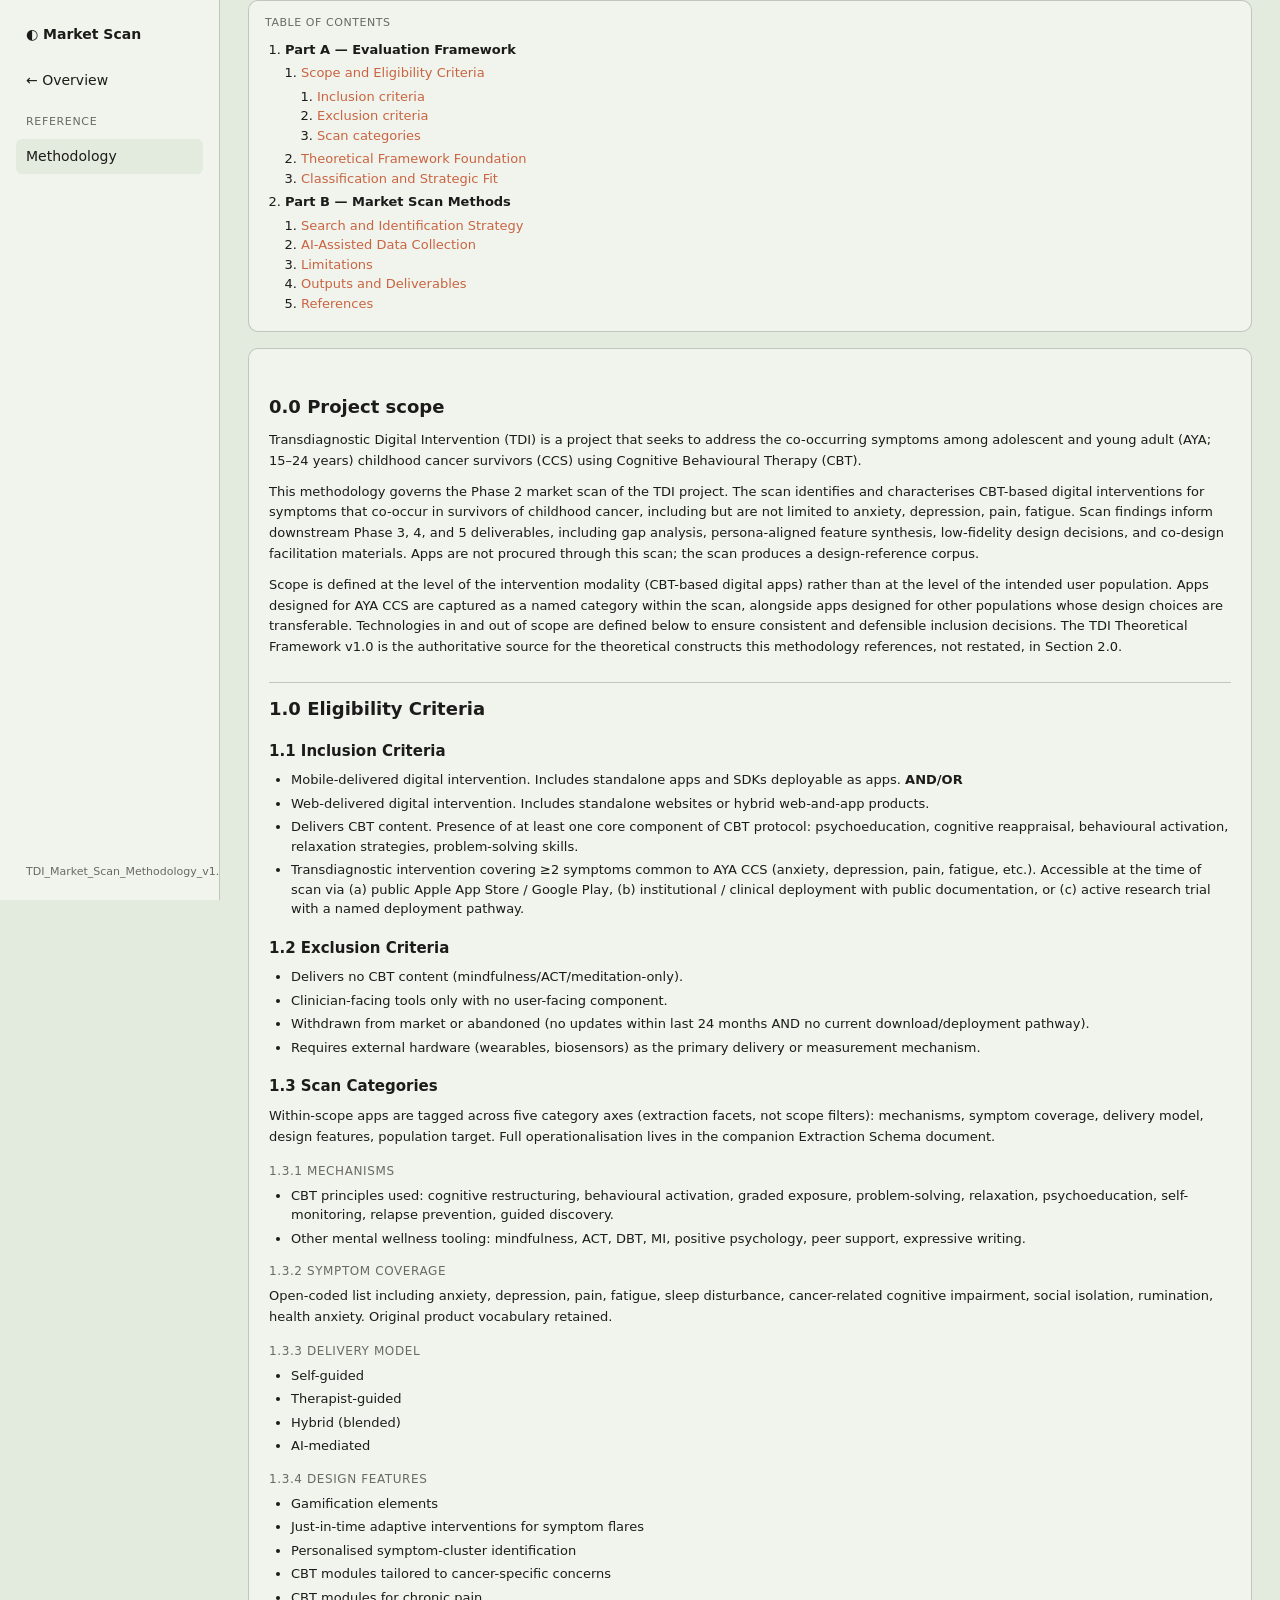
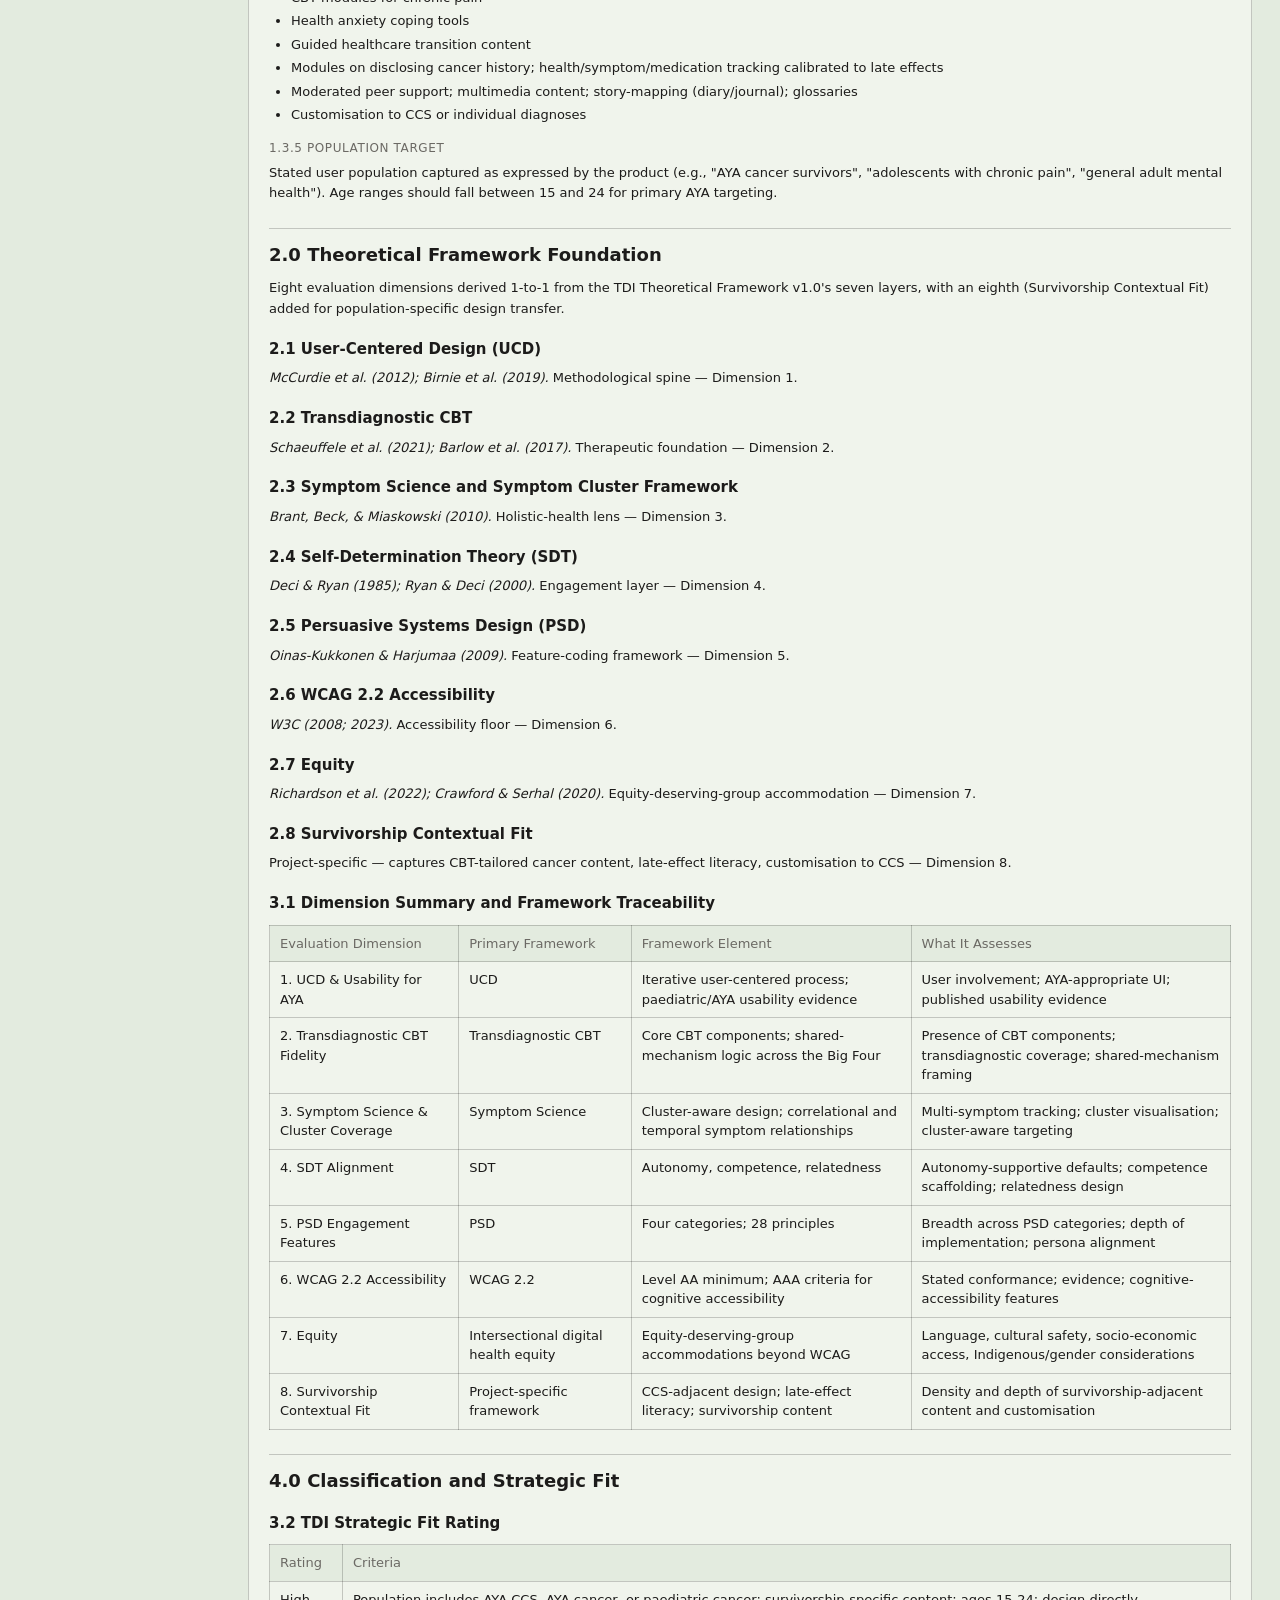
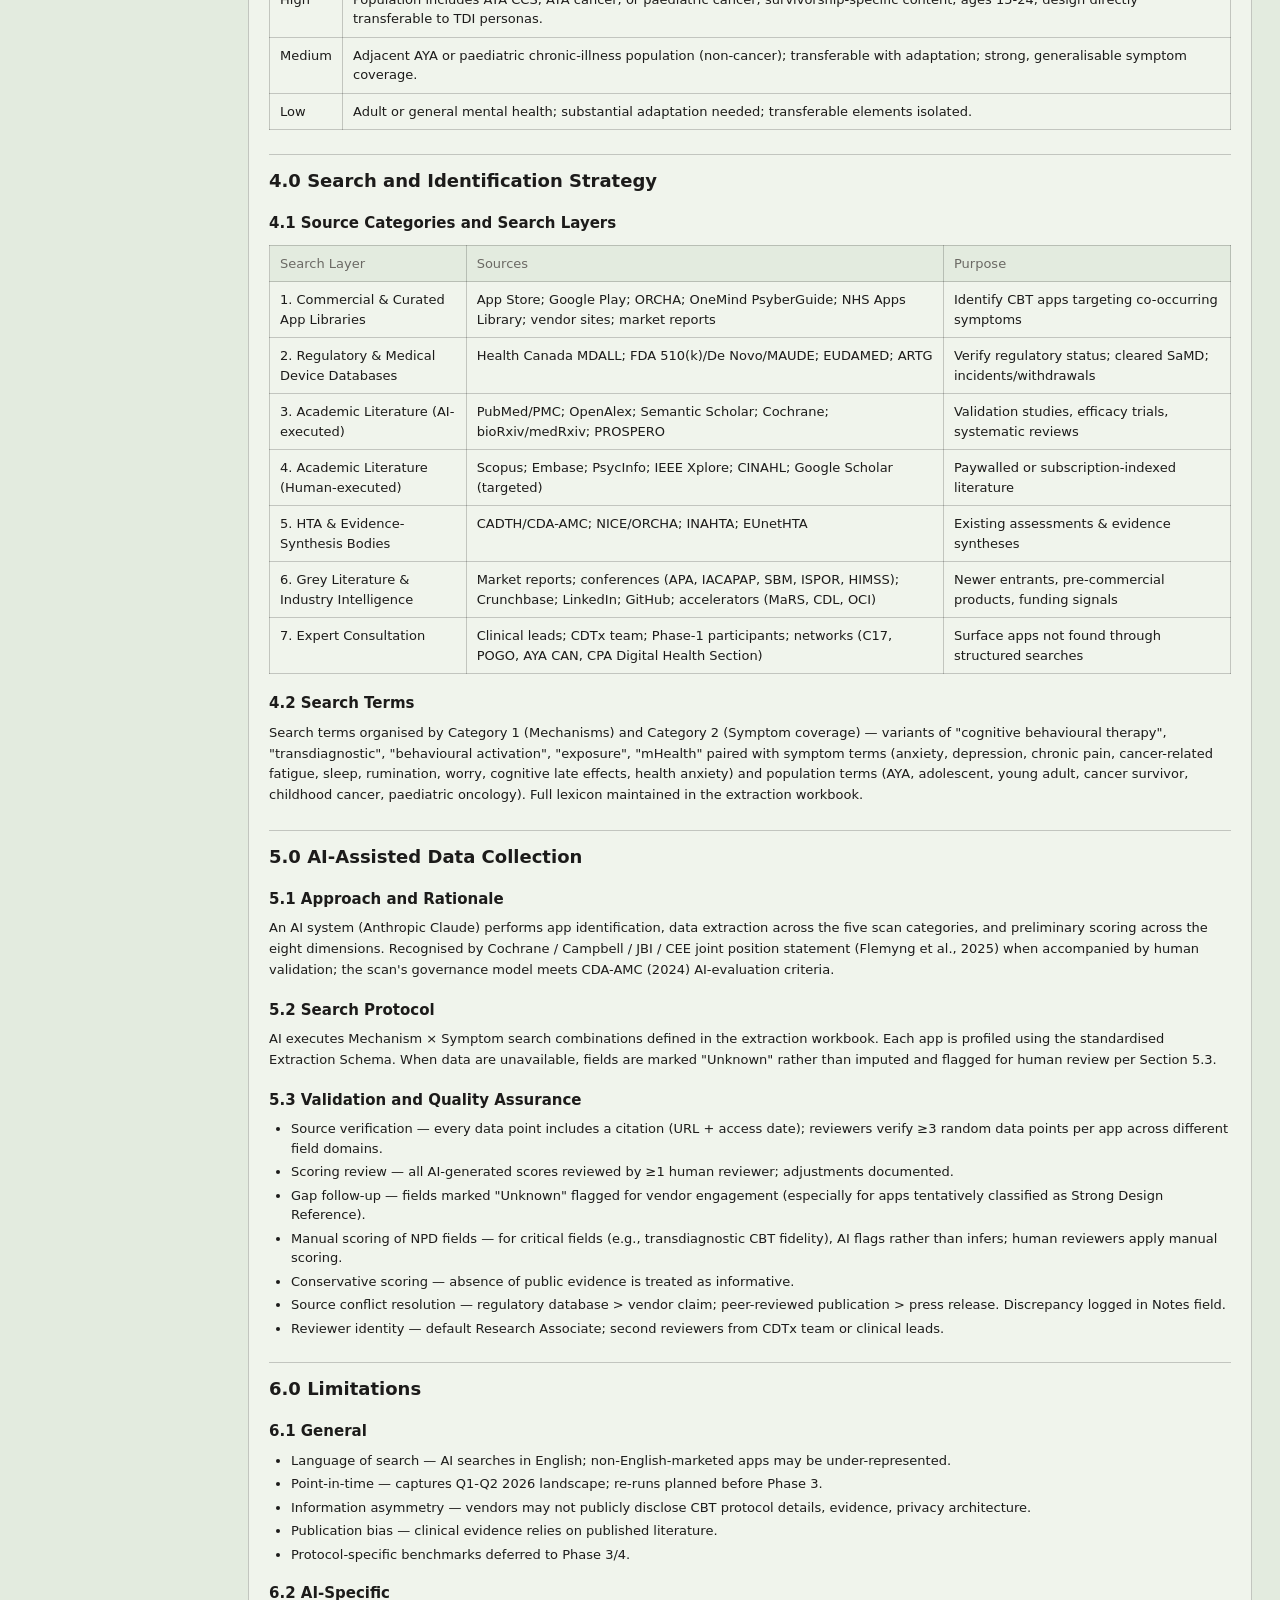
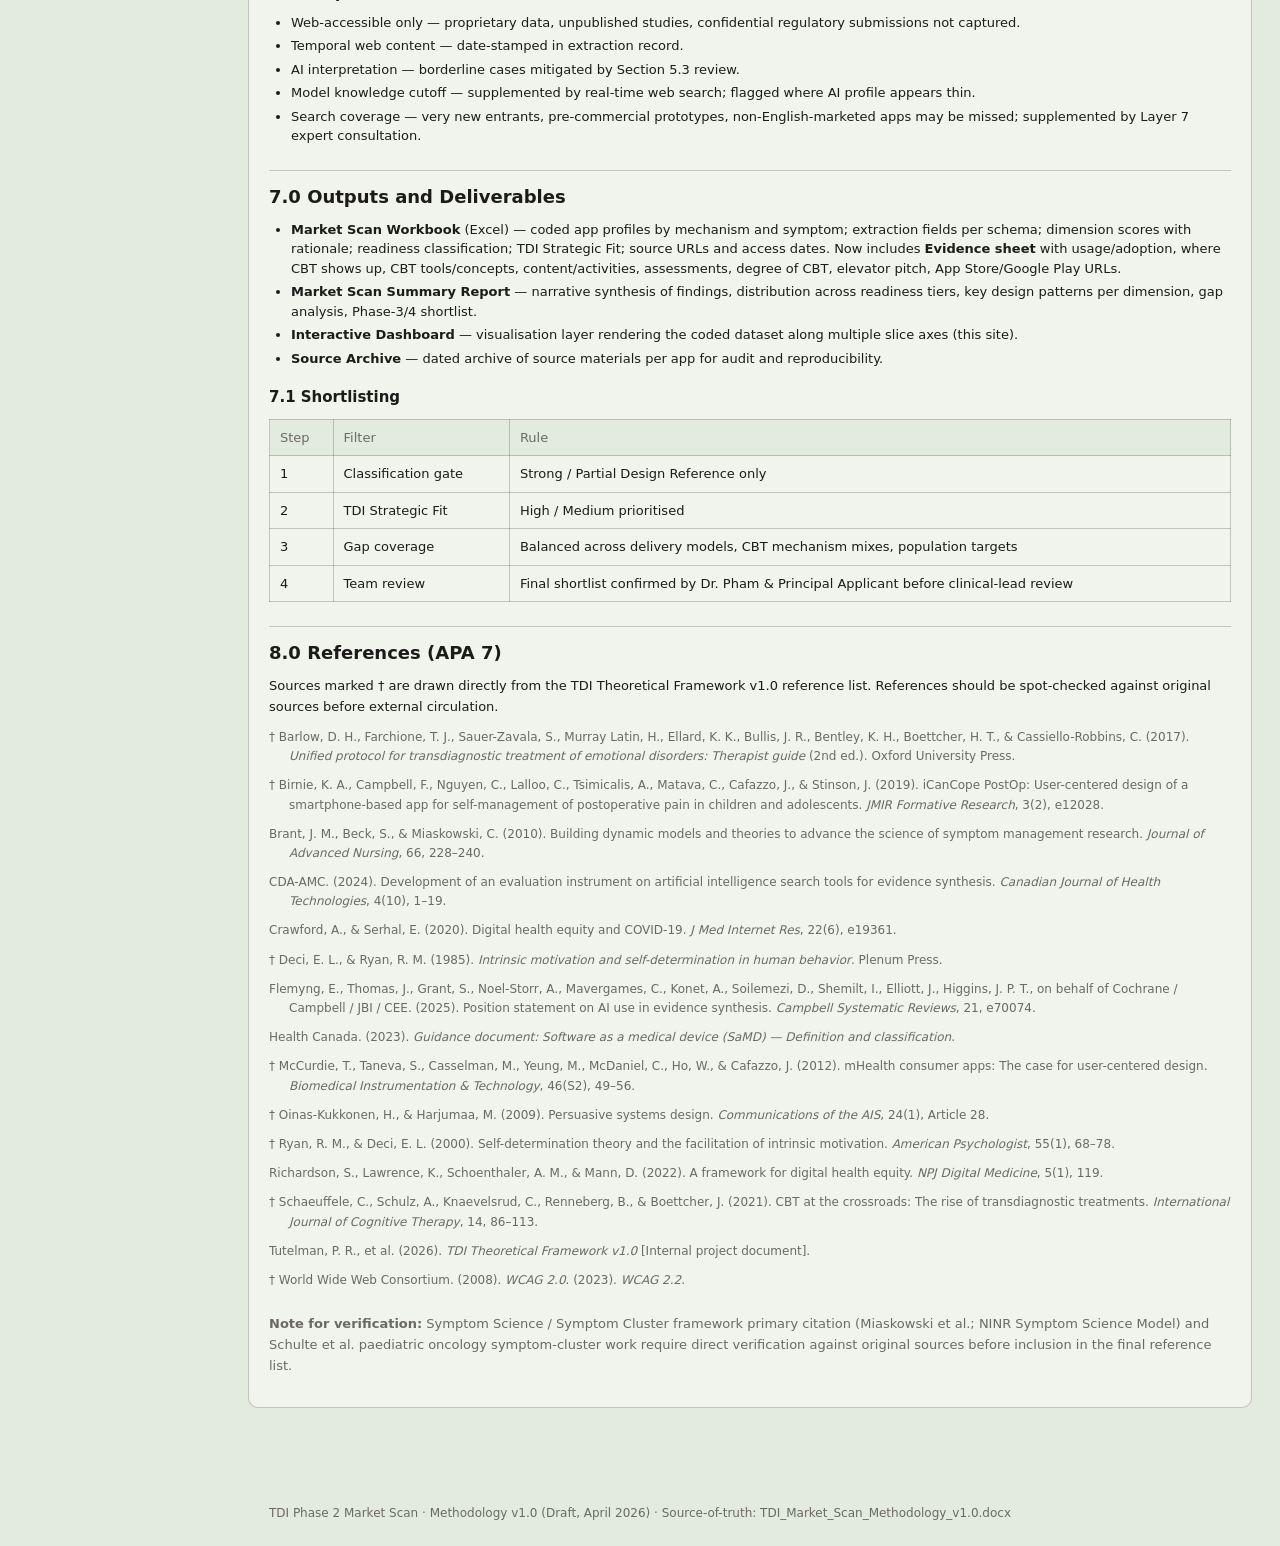
<file: methodology.html>
<!DOCTYPE html>
<html lang="en">
<head>
<meta charset="UTF-8" />
<meta name="viewport" content="width=device-width, initial-scale=1.0" />
<title>TDI Phase 2 Market Scan — Methodology v1.0</title>
<link rel="stylesheet" href="styles.css" />
</head>
<body>

<div class="page-layout">

<nav class="tabs">
  <div class="tabs-inner">
    <div class="brand">◐ Market Scan</div>
    <div class="nav">
      <button><a href="index.html" style="color:inherit;text-decoration:none;">← Overview</a></button>
      <span class="group-label">Reference</span>
      <button class="active">Methodology</button>
    </div>
    <div class="spacer"></div>
    <span class="meta">TDI_Market_Scan_Methodology_v1.0</span>
  </div>
</nav>

<main class="shell">

  <div class="method-toc">
    <h3>Table of Contents</h3>
    <ol>
      <li><strong>Part A — Evaluation Framework</strong>
        <ol>
          <li><a href="#s1">Scope and Eligibility Criteria</a>
            <ol>
              <li><a href="#s1-1">Inclusion criteria</a></li>
              <li><a href="#s1-2">Exclusion criteria</a></li>
              <li><a href="#s1-3">Scan categories</a></li>
            </ol>
          </li>
          <li><a href="#s2">Theoretical Framework Foundation</a></li>
          <li><a href="#s3">Classification and Strategic Fit</a></li>
        </ol>
      </li>
      <li><strong>Part B — Market Scan Methods</strong>
        <ol>
          <li><a href="#s4">Search and Identification Strategy</a></li>
          <li><a href="#s5">AI-Assisted Data Collection</a></li>
          <li><a href="#s6">Limitations</a></li>
          <li><a href="#s7">Outputs and Deliverables</a></li>
          <li><a href="#s8">References</a></li>
        </ol>
      </li>
    </ol>
  </div>

  <article class="panel method-body">
    <h2 id="s0">0.0 Project scope</h2>

    <p>Transdiagnostic Digital Intervention (TDI) is a project that seeks to address the co-occurring symptoms among adolescent and young adult (AYA; 15–24 years) childhood cancer survivors (CCS) using Cognitive Behavioural Therapy (CBT).</p>
    <p>This methodology governs the Phase 2 market scan of the TDI project. The scan identifies and characterises CBT-based digital interventions for symptoms that co-occur in survivors of childhood cancer, including but are not limited to anxiety, depression, pain, fatigue. Scan findings inform downstream Phase 3, 4, and 5 deliverables, including gap analysis, persona-aligned feature synthesis, low-fidelity design decisions, and co-design facilitation materials. Apps are not procured through this scan; the scan produces a design-reference corpus.</p>
    <p>Scope is defined at the level of the intervention modality (CBT-based digital apps) rather than at the level of the intended user population. Apps designed for AYA CCS are captured as a named category within the scan, alongside apps designed for other populations whose design choices are transferable. Technologies in and out of scope are defined below to ensure consistent and defensible inclusion decisions. The TDI Theoretical Framework v1.0 is the authoritative source for the theoretical constructs this methodology references, not restated, in Section 2.0.</p>

    <h2 id="s1">1.0 Eligibility Criteria</h2>

    <h3 id="s1-1">1.1 Inclusion Criteria</h3>
    <ul>
      <li>Mobile-delivered digital intervention. Includes standalone apps and SDKs deployable as apps. <strong>AND/OR</strong></li>
      <li>Web-delivered digital intervention. Includes standalone websites or hybrid web-and-app products.</li>
      <li>Delivers CBT content. Presence of at least one core component of CBT protocol: psychoeducation, cognitive reappraisal, behavioural activation, relaxation strategies, problem-solving skills.</li>
      <li>Transdiagnostic intervention covering ≥2 symptoms common to AYA CCS (anxiety, depression, pain, fatigue, etc.). Accessible at the time of scan via (a) public Apple App Store / Google Play, (b) institutional / clinical deployment with public documentation, or (c) active research trial with a named deployment pathway.</li>
    </ul>

    <h3 id="s1-2">1.2 Exclusion Criteria</h3>
    <ul>
      <li>Delivers no CBT content (mindfulness/ACT/meditation-only).</li>
      <li>Clinician-facing tools only with no user-facing component.</li>
      <li>Withdrawn from market or abandoned (no updates within last 24 months AND no current download/deployment pathway).</li>
      <li>Requires external hardware (wearables, biosensors) as the primary delivery or measurement mechanism.</li>
    </ul>

    <h3 id="s1-3">1.3 Scan Categories</h3>
    <p>Within-scope apps are tagged across five category axes (extraction facets, not scope filters): mechanisms, symptom coverage, delivery model, design features, population target. Full operationalisation lives in the companion Extraction Schema document.</p>

    <h4>1.3.1 Mechanisms</h4>
    <ul>
      <li>CBT principles used: cognitive restructuring, behavioural activation, graded exposure, problem-solving, relaxation, psychoeducation, self-monitoring, relapse prevention, guided discovery.</li>
      <li>Other mental wellness tooling: mindfulness, ACT, DBT, MI, positive psychology, peer support, expressive writing.</li>
    </ul>

    <h4>1.3.2 Symptom Coverage</h4>
    <p>Open-coded list including anxiety, depression, pain, fatigue, sleep disturbance, cancer-related cognitive impairment, social isolation, rumination, health anxiety. Original product vocabulary retained.</p>

    <h4>1.3.3 Delivery Model</h4>
    <ul>
      <li>Self-guided</li>
      <li>Therapist-guided</li>
      <li>Hybrid (blended)</li>
      <li>AI-mediated</li>
    </ul>

    <h4>1.3.4 Design Features</h4>
    <ul>
      <li>Gamification elements</li>
      <li>Just-in-time adaptive interventions for symptom flares</li>
      <li>Personalised symptom-cluster identification</li>
      <li>CBT modules tailored to cancer-specific concerns</li>
      <li>CBT modules for chronic pain</li>
      <li>Health anxiety coping tools</li>
      <li>Guided healthcare transition content</li>
      <li>Modules on disclosing cancer history; health/symptom/medication tracking calibrated to late effects</li>
      <li>Moderated peer support; multimedia content; story-mapping (diary/journal); glossaries</li>
      <li>Customisation to CCS or individual diagnoses</li>
    </ul>

    <h4>1.3.5 Population Target</h4>
    <p>Stated user population captured as expressed by the product (e.g., "AYA cancer survivors", "adolescents with chronic pain", "general adult mental health"). Age ranges should fall between 15 and 24 for primary AYA targeting.</p>

    <h2 id="s2">2.0 Theoretical Framework Foundation</h2>
    <p>Eight evaluation dimensions derived 1-to-1 from the TDI Theoretical Framework v1.0's seven layers, with an eighth (Survivorship Contextual Fit) added for population-specific design transfer.</p>

    <h3>2.1 User-Centered Design (UCD)</h3>
    <p><em>McCurdie et al. (2012); Birnie et al. (2019).</em> Methodological spine — Dimension 1.</p>
    <h3>2.2 Transdiagnostic CBT</h3>
    <p><em>Schaeuffele et al. (2021); Barlow et al. (2017).</em> Therapeutic foundation — Dimension 2.</p>
    <h3>2.3 Symptom Science and Symptom Cluster Framework</h3>
    <p><em>Brant, Beck, &amp; Miaskowski (2010).</em> Holistic-health lens — Dimension 3.</p>
    <h3>2.4 Self-Determination Theory (SDT)</h3>
    <p><em>Deci &amp; Ryan (1985); Ryan &amp; Deci (2000).</em> Engagement layer — Dimension 4.</p>
    <h3>2.5 Persuasive Systems Design (PSD)</h3>
    <p><em>Oinas-Kukkonen &amp; Harjumaa (2009).</em> Feature-coding framework — Dimension 5.</p>
    <h3>2.6 WCAG 2.2 Accessibility</h3>
    <p><em>W3C (2008; 2023).</em> Accessibility floor — Dimension 6.</p>
    <h3>2.7 Equity</h3>
    <p><em>Richardson et al. (2022); Crawford &amp; Serhal (2020).</em> Equity-deserving-group accommodation — Dimension 7.</p>
    <h3>2.8 Survivorship Contextual Fit</h3>
    <p>Project-specific — captures CBT-tailored cancer content, late-effect literacy, customisation to CCS — Dimension 8.</p>

    <h3>3.1 Dimension Summary and Framework Traceability</h3>
    <table>
      <thead><tr><th>Evaluation Dimension</th><th>Primary Framework</th><th>Framework Element</th><th>What It Assesses</th></tr></thead>
      <tbody>
        <tr><td>1. UCD &amp; Usability for AYA</td><td>UCD</td><td>Iterative user-centered process; paediatric/AYA usability evidence</td><td>User involvement; AYA-appropriate UI; published usability evidence</td></tr>
        <tr><td>2. Transdiagnostic CBT Fidelity</td><td>Transdiagnostic CBT</td><td>Core CBT components; shared-mechanism logic across the Big Four</td><td>Presence of CBT components; transdiagnostic coverage; shared-mechanism framing</td></tr>
        <tr><td>3. Symptom Science &amp; Cluster Coverage</td><td>Symptom Science</td><td>Cluster-aware design; correlational and temporal symptom relationships</td><td>Multi-symptom tracking; cluster visualisation; cluster-aware targeting</td></tr>
        <tr><td>4. SDT Alignment</td><td>SDT</td><td>Autonomy, competence, relatedness</td><td>Autonomy-supportive defaults; competence scaffolding; relatedness design</td></tr>
        <tr><td>5. PSD Engagement Features</td><td>PSD</td><td>Four categories; 28 principles</td><td>Breadth across PSD categories; depth of implementation; persona alignment</td></tr>
        <tr><td>6. WCAG 2.2 Accessibility</td><td>WCAG 2.2</td><td>Level AA minimum; AAA criteria for cognitive accessibility</td><td>Stated conformance; evidence; cognitive-accessibility features</td></tr>
        <tr><td>7. Equity</td><td>Intersectional digital health equity</td><td>Equity-deserving-group accommodations beyond WCAG</td><td>Language, cultural safety, socio-economic access, Indigenous/gender considerations</td></tr>
        <tr><td>8. Survivorship Contextual Fit</td><td>Project-specific framework</td><td>CCS-adjacent design; late-effect literacy; survivorship content</td><td>Density and depth of survivorship-adjacent content and customisation</td></tr>
      </tbody>
    </table>

    <h2 id="s3">4.0 Classification and Strategic Fit</h2>
    <h3>3.2 TDI Strategic Fit Rating</h3>
    <table>
      <thead><tr><th>Rating</th><th>Criteria</th></tr></thead>
      <tbody>
        <tr><td>High</td><td>Population includes AYA CCS, AYA cancer, or paediatric cancer; survivorship-specific content; ages 15-24; design directly transferable to TDI personas.</td></tr>
        <tr><td>Medium</td><td>Adjacent AYA or paediatric chronic-illness population (non-cancer); transferable with adaptation; strong, generalisable symptom coverage.</td></tr>
        <tr><td>Low</td><td>Adult or general mental health; substantial adaptation needed; transferable elements isolated.</td></tr>
      </tbody>
    </table>

    <h2 id="s4">4.0 Search and Identification Strategy</h2>
    <h3>4.1 Source Categories and Search Layers</h3>
    <table>
      <thead><tr><th>Search Layer</th><th>Sources</th><th>Purpose</th></tr></thead>
      <tbody>
        <tr><td>1. Commercial &amp; Curated App Libraries</td><td>App Store; Google Play; ORCHA; OneMind PsyberGuide; NHS Apps Library; vendor sites; market reports</td><td>Identify CBT apps targeting co-occurring symptoms</td></tr>
        <tr><td>2. Regulatory &amp; Medical Device Databases</td><td>Health Canada MDALL; FDA 510(k)/De Novo/MAUDE; EUDAMED; ARTG</td><td>Verify regulatory status; cleared SaMD; incidents/withdrawals</td></tr>
        <tr><td>3. Academic Literature (AI-executed)</td><td>PubMed/PMC; OpenAlex; Semantic Scholar; Cochrane; bioRxiv/medRxiv; PROSPERO</td><td>Validation studies, efficacy trials, systematic reviews</td></tr>
        <tr><td>4. Academic Literature (Human-executed)</td><td>Scopus; Embase; PsycInfo; IEEE Xplore; CINAHL; Google Scholar (targeted)</td><td>Paywalled or subscription-indexed literature</td></tr>
        <tr><td>5. HTA &amp; Evidence-Synthesis Bodies</td><td>CADTH/CDA-AMC; NICE/ORCHA; INAHTA; EUnetHTA</td><td>Existing assessments &amp; evidence syntheses</td></tr>
        <tr><td>6. Grey Literature &amp; Industry Intelligence</td><td>Market reports; conferences (APA, IACAPAP, SBM, ISPOR, HIMSS); Crunchbase; LinkedIn; GitHub; accelerators (MaRS, CDL, OCI)</td><td>Newer entrants, pre-commercial products, funding signals</td></tr>
        <tr><td>7. Expert Consultation</td><td>Clinical leads; CDTx team; Phase-1 participants; networks (C17, POGO, AYA CAN, CPA Digital Health Section)</td><td>Surface apps not found through structured searches</td></tr>
      </tbody>
    </table>

    <h3>4.2 Search Terms</h3>
    <p>Search terms organised by Category 1 (Mechanisms) and Category 2 (Symptom coverage) — variants of "cognitive behavioural therapy", "transdiagnostic", "behavioural activation", "exposure", "mHealth" paired with symptom terms (anxiety, depression, chronic pain, cancer-related fatigue, sleep, rumination, worry, cognitive late effects, health anxiety) and population terms (AYA, adolescent, young adult, cancer survivor, childhood cancer, paediatric oncology). Full lexicon maintained in the extraction workbook.</p>

    <h2 id="s5">5.0 AI-Assisted Data Collection</h2>
    <h3>5.1 Approach and Rationale</h3>
    <p>An AI system (Anthropic Claude) performs app identification, data extraction across the five scan categories, and preliminary scoring across the eight dimensions. Recognised by Cochrane / Campbell / JBI / CEE joint position statement (Flemyng et al., 2025) when accompanied by human validation; the scan's governance model meets CDA-AMC (2024) AI-evaluation criteria.</p>
    <h3>5.2 Search Protocol</h3>
    <p>AI executes Mechanism × Symptom search combinations defined in the extraction workbook. Each app is profiled using the standardised Extraction Schema. When data are unavailable, fields are marked "Unknown" rather than imputed and flagged for human review per Section 5.3.</p>
    <h3>5.3 Validation and Quality Assurance</h3>
    <ul>
      <li>Source verification — every data point includes a citation (URL + access date); reviewers verify ≥3 random data points per app across different field domains.</li>
      <li>Scoring review — all AI-generated scores reviewed by ≥1 human reviewer; adjustments documented.</li>
      <li>Gap follow-up — fields marked "Unknown" flagged for vendor engagement (especially for apps tentatively classified as Strong Design Reference).</li>
      <li>Manual scoring of NPD fields — for critical fields (e.g., transdiagnostic CBT fidelity), AI flags rather than infers; human reviewers apply manual scoring.</li>
      <li>Conservative scoring — absence of public evidence is treated as informative.</li>
      <li>Source conflict resolution — regulatory database &gt; vendor claim; peer-reviewed publication &gt; press release. Discrepancy logged in Notes field.</li>
      <li>Reviewer identity — default Research Associate; second reviewers from CDTx team or clinical leads.</li>
    </ul>

    <h2 id="s6">6.0 Limitations</h2>
    <h3>6.1 General</h3>
    <ul>
      <li>Language of search — AI searches in English; non-English-marketed apps may be under-represented.</li>
      <li>Point-in-time — captures Q1-Q2 2026 landscape; re-runs planned before Phase 3.</li>
      <li>Information asymmetry — vendors may not publicly disclose CBT protocol details, evidence, privacy architecture.</li>
      <li>Publication bias — clinical evidence relies on published literature.</li>
      <li>Protocol-specific benchmarks deferred to Phase 3/4.</li>
    </ul>
    <h3>6.2 AI-Specific</h3>
    <ul>
      <li>Web-accessible only — proprietary data, unpublished studies, confidential regulatory submissions not captured.</li>
      <li>Temporal web content — date-stamped in extraction record.</li>
      <li>AI interpretation — borderline cases mitigated by Section 5.3 review.</li>
      <li>Model knowledge cutoff — supplemented by real-time web search; flagged where AI profile appears thin.</li>
      <li>Search coverage — very new entrants, pre-commercial prototypes, non-English-marketed apps may be missed; supplemented by Layer 7 expert consultation.</li>
    </ul>

    <h2 id="s7">7.0 Outputs and Deliverables</h2>
    <ul>
      <li><strong>Market Scan Workbook</strong> (Excel) — coded app profiles by mechanism and symptom; extraction fields per schema; dimension scores with rationale; readiness classification; TDI Strategic Fit; source URLs and access dates. Now includes <strong>Evidence sheet</strong> with usage/adoption, where CBT shows up, CBT tools/concepts, content/activities, assessments, degree of CBT, elevator pitch, App Store/Google Play URLs.</li>
      <li><strong>Market Scan Summary Report</strong> — narrative synthesis of findings, distribution across readiness tiers, key design patterns per dimension, gap analysis, Phase-3/4 shortlist.</li>
      <li><strong>Interactive Dashboard</strong> — visualisation layer rendering the coded dataset along multiple slice axes (this site).</li>
      <li><strong>Source Archive</strong> — dated archive of source materials per app for audit and reproducibility.</li>
    </ul>
    <h3>7.1 Shortlisting</h3>
    <table>
      <thead><tr><th>Step</th><th>Filter</th><th>Rule</th></tr></thead>
      <tbody>
        <tr><td>1</td><td>Classification gate</td><td>Strong / Partial Design Reference only</td></tr>
        <tr><td>2</td><td>TDI Strategic Fit</td><td>High / Medium prioritised</td></tr>
        <tr><td>3</td><td>Gap coverage</td><td>Balanced across delivery models, CBT mechanism mixes, population targets</td></tr>
        <tr><td>4</td><td>Team review</td><td>Final shortlist confirmed by Dr. Pham &amp; Principal Applicant before clinical-lead review</td></tr>
      </tbody>
    </table>

    <h2 id="s8">8.0 References (APA 7)</h2>
    <p>Sources marked † are drawn directly from the TDI Theoretical Framework v1.0 reference list. References should be spot-checked against original sources before external circulation.</p>
    <div class="ref-list">
      <p>† Barlow, D. H., Farchione, T. J., Sauer-Zavala, S., Murray Latin, H., Ellard, K. K., Bullis, J. R., Bentley, K. H., Boettcher, H. T., &amp; Cassiello-Robbins, C. (2017). <em>Unified protocol for transdiagnostic treatment of emotional disorders: Therapist guide</em> (2nd ed.). Oxford University Press.</p>
      <p>† Birnie, K. A., Campbell, F., Nguyen, C., Lalloo, C., Tsimicalis, A., Matava, C., Cafazzo, J., &amp; Stinson, J. (2019). iCanCope PostOp: User-centered design of a smartphone-based app for self-management of postoperative pain in children and adolescents. <em>JMIR Formative Research</em>, 3(2), e12028.</p>
      <p>Brant, J. M., Beck, S., &amp; Miaskowski, C. (2010). Building dynamic models and theories to advance the science of symptom management research. <em>Journal of Advanced Nursing</em>, 66, 228–240.</p>
      <p>CDA-AMC. (2024). Development of an evaluation instrument on artificial intelligence search tools for evidence synthesis. <em>Canadian Journal of Health Technologies</em>, 4(10), 1–19.</p>
      <p>Crawford, A., &amp; Serhal, E. (2020). Digital health equity and COVID-19. <em>J Med Internet Res</em>, 22(6), e19361.</p>
      <p>† Deci, E. L., &amp; Ryan, R. M. (1985). <em>Intrinsic motivation and self-determination in human behavior</em>. Plenum Press.</p>
      <p>Flemyng, E., Thomas, J., Grant, S., Noel-Storr, A., Mavergames, C., Konet, A., Soilemezi, D., Shemilt, I., Elliott, J., Higgins, J. P. T., on behalf of Cochrane / Campbell / JBI / CEE. (2025). Position statement on AI use in evidence synthesis. <em>Campbell Systematic Reviews</em>, 21, e70074.</p>
      <p>Health Canada. (2023). <em>Guidance document: Software as a medical device (SaMD) — Definition and classification</em>.</p>
      <p>† McCurdie, T., Taneva, S., Casselman, M., Yeung, M., McDaniel, C., Ho, W., &amp; Cafazzo, J. (2012). mHealth consumer apps: The case for user-centered design. <em>Biomedical Instrumentation &amp; Technology</em>, 46(S2), 49–56.</p>
      <p>† Oinas-Kukkonen, H., &amp; Harjumaa, M. (2009). Persuasive systems design. <em>Communications of the AIS</em>, 24(1), Article 28.</p>
      <p>† Ryan, R. M., &amp; Deci, E. L. (2000). Self-determination theory and the facilitation of intrinsic motivation. <em>American Psychologist</em>, 55(1), 68–78.</p>
      <p>Richardson, S., Lawrence, K., Schoenthaler, A. M., &amp; Mann, D. (2022). A framework for digital health equity. <em>NPJ Digital Medicine</em>, 5(1), 119.</p>
      <p>† Schaeuffele, C., Schulz, A., Knaevelsrud, C., Renneberg, B., &amp; Boettcher, J. (2021). CBT at the crossroads: The rise of transdiagnostic treatments. <em>International Journal of Cognitive Therapy</em>, 14, 86–113.</p>
      <p>Tutelman, P. R., et al. (2026). <em>TDI Theoretical Framework v1.0</em> [Internal project document].</p>
      <p>† World Wide Web Consortium. (2008). <em>WCAG 2.0</em>. (2023). <em>WCAG 2.2</em>.</p>
    </div>
    <p style="margin-top:24px;color:var(--ink-soft);font-size:13px;"><strong>Note for verification:</strong> Symptom Science / Symptom Cluster framework primary citation (Miaskowski et al.; NINR Symptom Science Model) and Schulte et al. paediatric oncology symptom-cluster work require direct verification against original sources before inclusion in the final reference list.</p>

  </article>

</main>

</div><!-- /.page-layout -->

<footer>
  <div>TDI Phase 2 Market Scan · Methodology v1.0 (Draft, April 2026) · Source-of-truth: TDI_Market_Scan_Methodology_v1.0.docx</div>
</footer>

</body>
</html>
</file>
<file: styles.css>
/* TDI Phase 2 Market Scan — Pulse/template design system */
:root {
  --bg: #e3ebdf;
  --surface: #f0f4ec;
  --ink: #1c1b1a;
  --ink-soft: #6b6964;
  --muted: #6b6964;
  --line: #00000031;
  --accent: #c96442;
  --accent-soft: rgba(201,100,66,.08);
  --good: #2f7d4a;
  --warn: #a07300;
  --bad: #b53a2a;
}

* { box-sizing: border-box; }
html, body { margin: 0; padding: 0; }
body {
  background: var(--bg);
  color: var(--ink);
  font: 14px/1.5 -apple-system, BlinkMacSystemFont, "Segoe UI", system-ui, sans-serif;
}
a { color: var(--accent); text-decoration: none; }
a:hover { text-decoration: underline; }

/* ── Layout ──────────────────────────────────────────────── */
.page-layout { display: flex; align-items: flex-start; }
.shell { flex: 1; min-width: 0; padding: 0 28px 56px; }

/* ── Sidebar ─────────────────────────────────────────────── */
nav.tabs {
  width: 220px; min-width: 220px; flex-shrink: 0;
  background: var(--surface); border-right: 1px solid var(--line);
  position: sticky; top: 0; height: 100vh; overflow-y: auto;
  z-index: 50; padding: 16px;
}
.tabs-inner {
  display: flex; flex-direction: column; min-height: calc(100vh - 32px);
}

.brand {
  font-weight: 600; font-size: 14px; color: var(--ink);
  padding: 8px 10px 18px;
}

.nav { display: flex; flex-direction: column; gap: 2px; }
.nav button,
.tabs-inner > button {
  appearance: none; background: none; border: 0; cursor: pointer;
  padding: 7px 10px; border-radius: 6px; font: inherit;
  color: var(--ink); text-align: left; width: 100%;
  transition: background .1s;
}
.nav button:hover,
.tabs-inner > button:hover { background: var(--bg); }
.nav button.active,
.tabs-inner > button.active { background: var(--bg); font-weight: 500; }

.group-label {
  font-size: 11px; color: var(--muted); display: block;
  padding: 14px 10px 6px; text-transform: uppercase; letter-spacing: .06em;
}
.tabs-inner .spacer { flex: 1; }
.tabs-inner .meta { font-size: 11px; color: var(--muted); padding: 4px 10px; }

/* ── Topbar ──────────────────────────────────────────────── */
.topbar {
  padding: 16px 0; display: flex; justify-content: space-between;
  align-items: center; border-bottom: 1px solid var(--line); margin-bottom: 24px;
}
.topbar h1 { font-size: 20px; margin: 0; letter-spacing: -0.01em; font-weight: 600; }
.topbar .right {
  display: flex; align-items: center; gap: 12px; color: var(--muted); font-size: 13px;
}
.btn-primary {
  background: var(--accent); color: #fff; border: 1px solid var(--accent);
  padding: 7px 13px; border-radius: 6px; font: inherit; cursor: pointer; font-size: 13px;
  transition: opacity .1s;
}
.btn-primary:hover { opacity: .86; }
.btn-secondary {
  background: transparent; color: var(--ink); border: 1px solid var(--line);
  padding: 7px 13px; border-radius: 6px; font: inherit; cursor: pointer; font-size: 13px;
  transition: background .1s;
}
.btn-secondary:hover { background: var(--bg); }

/* ── KPI grid ────────────────────────────────────────────── */
.kpi-grid { display: grid; grid-template-columns: repeat(4,1fr); gap: 16px; margin-bottom: 24px; }
@media (max-width: 900px) { .kpi-grid { grid-template-columns: repeat(2,1fr); } }
.kpi { background: var(--surface); border: 1px solid var(--line); border-radius: 10px; padding: 16px 18px; }
.kpi .label { font-size: 12px; color: var(--muted); text-transform: uppercase; letter-spacing: .05em; margin-bottom: 8px; }
.kpi .value { font-size: 28px; letter-spacing: -0.02em; }
.kpi .sub   { font-size: 12px; color: var(--muted); margin-top: 4px; }

/* ── Panels ──────────────────────────────────────────────── */
.panel { background: var(--surface); border: 1px solid var(--line); border-radius: 10px; padding: 20px; margin-bottom: 16px; }
.panel h2 { margin: 0 0 12px; font-size: 16px; font-weight: 600; }
.panel h3 { margin: 0 0 16px; font-size: 14px; font-weight: 500; }

/* ── Chart grid ──────────────────────────────────────────── */
.chart-grid { display: grid; grid-template-columns: repeat(2,1fr); gap: 16px; }
@media (max-width: 900px) { .chart-grid { grid-template-columns: 1fr; } }
.chart-card { background: var(--surface); border: 1px solid var(--line); border-radius: 10px; padding: 20px; }
.chart-card h3 {
  margin-top: 0; margin-bottom: 16px; font-size: 13px;
  font-weight: 500; color: var(--muted);
}
.chart-wrap { position: relative; height: 280px; }

/* ── Filters ─────────────────────────────────────────────── */
.filter-row {
  display: grid; grid-template-columns: 2fr 1fr 1fr 1fr 1fr 1fr; gap: 10px;
  align-items: end; margin-bottom: 16px;
}
@media (max-width: 980px) { .filter-row { grid-template-columns: 1fr 1fr; } }
.filter-row label {
  display: block; font-size: 11px; color: var(--muted);
  text-transform: uppercase; letter-spacing: .05em; margin-bottom: 4px;
}
.filter-row input[type=text],
.filter-row select {
  width: 100%; padding: 7px 10px;
  border: 1px solid var(--line); border-radius: 6px;
  background: var(--surface); font: inherit; color: var(--ink);
}
.filter-row input[type=text]::placeholder { color: var(--muted); }
.filter-row input[type=text]:focus,
.filter-row select:focus {
  outline: none; border-color: var(--accent);
  box-shadow: 0 0 0 2px var(--accent-soft);
}

/* ── Chips ───────────────────────────────────────────────── */
.chip-row { display: flex; flex-wrap: wrap; gap: 6px; margin-bottom: 8px; }
.chip {
  display: inline-flex; align-items: center; gap: 5px;
  padding: 3px 10px; border-radius: 999px; font-size: 12px;
  background: var(--bg); color: var(--ink); cursor: pointer;
  border: 1px solid var(--line); transition: border-color .1s, color .1s;
}
.chip:hover  { border-color: var(--accent); color: var(--accent); }
.chip.off    { color: var(--muted); }
.clear-btn   {
  background: none; border: 0; color: var(--accent); cursor: pointer;
  padding: 3px 8px; font: inherit; font-size: 12px;
}
.clear-btn:hover { opacity: .75; }

/* ── Tables ──────────────────────────────────────────────── */
table.scan { width: 100%; border-collapse: collapse; font-size: 13px; }
table.scan th,
table.scan td { padding: 10px 8px; border-top: 1px solid var(--line); text-align: left; vertical-align: top; }
table.scan th {
  background: var(--surface); color: var(--muted); font-weight: 500; font-size: 11px;
  text-transform: uppercase; letter-spacing: .05em; cursor: pointer; user-select: none;
  position: sticky; top: 0; z-index: 5; border-top: 0; border-bottom: 1px solid var(--line);
}
table.scan th.sort-asc::after  { content: " ▲"; color: var(--accent); }
table.scan th.sort-desc::after { content: " ▼"; color: var(--accent); }
table.scan tbody tr { background: var(--surface); }
table.scan tbody tr:hover { background: var(--bg); cursor: pointer; }

.product-name { font-weight: 500; }
.country-tag {
  display: inline-block; font-size: 11px; padding: 2px 8px;
  border-radius: 999px; background: var(--bg); border: 1px solid var(--line); color: var(--muted);
}
.symptom-tags { display: flex; flex-wrap: wrap; gap: 4px; }
.tag {
  display: inline-block; font-size: 11px; padding: 2px 8px;
  border-radius: 999px; background: var(--bg); border: 1px solid var(--line); color: var(--muted);
}
.tag.good { background: rgba(47,125,74,.08); color: var(--good); border-color: rgba(47,125,74,.3); }
.tag.warn { background: rgba(160,115,0,.08); color: var(--warn); border-color: rgba(160,115,0,.3); }
.tag.bad  { background: rgba(181,58,42,.08); color: var(--bad);  border-color: rgba(181,58,42,.3); }

.cell-yes     { color: var(--good); font-weight: 500; }
.cell-no      { color: var(--muted); }
.cell-unknown { color: var(--warn); font-style: italic; }

/* ── Product cards ───────────────────────────────────────── */
.cards-grid { display: flex; flex-direction: column; gap: 8px; margin-bottom: 16px; }
.product-card {
  background: var(--surface); border: 1px solid var(--line); border-radius: 10px;
  padding: 14px 16px; cursor: pointer;
  display: flex; flex-direction: row; align-items: flex-start; gap: 20px;
  transition: border-color .1s;
}
.product-card:hover { border-color: var(--accent); }

.product-card .pc-left { width: 190px; flex-shrink: 0; display: flex; flex-direction: column; gap: 3px; }
.product-card .pc-id   { font-size: 10px; color: var(--muted); font-weight: 500; letter-spacing: .05em; text-transform: uppercase; }
.product-card .pc-name { font-size: 14px; font-weight: 600; line-height: 1.2; margin-bottom: 2px; }
.product-card .pc-meta { font-size: 12px; color: var(--muted); }

.product-card .pc-body { flex: 1; min-width: 0; display: flex; flex-direction: column; gap: 6px; }
.product-card .pc-pitch {
  font-size: 12px; line-height: 1.5; color: var(--muted);
  display: -webkit-box; -webkit-box-orient: vertical; -webkit-line-clamp: 2; overflow: hidden;
}
.product-card .pc-tags    { display: flex; flex-wrap: wrap; gap: 3px; }
.product-card .pc-tag-row { display: grid; grid-template-columns: 62px 1fr; align-items: start; gap: 5px; font-size: 11px; }
.product-card .pc-tag-row > .label { color: var(--muted); text-transform: uppercase; letter-spacing: .05em; font-size: 10px; padding-top: 3px; }
.product-card .pc-actions { flex-shrink: 0; display: flex; align-items: center; }
.product-card .pc-link { font-size: 12px; color: var(--accent); font-weight: 500; white-space: nowrap; }
.product-card .pc-link::after { content: " →"; }

/* ── Modal ───────────────────────────────────────────────── */
.modal-back {
  position: fixed; inset: 0; background: rgba(28,27,26,.4); display: none;
  z-index: 200; padding: 24px; overflow: auto;
}
.modal-back.open { display: flex; align-items: flex-start; justify-content: center; }
.modal {
  background: var(--surface); border-radius: 12px;
  max-width: 980px; width: 100%; padding: 24px 26px 28px;
  box-shadow: 0 20px 60px rgba(28,27,26,.18); position: relative;
}
.modal-close {
  position: absolute; top: 12px; right: 14px; appearance: none;
  background: var(--bg); border: 1px solid var(--line); border-radius: 50%;
  cursor: pointer; font-size: 16px; color: var(--muted);
  width: 28px; height: 28px; display: flex; align-items: center; justify-content: center; padding: 0;
  transition: background .1s;
}
.modal-close:hover { background: var(--line); color: var(--ink); }
.modal h2 { margin: 0 0 4px; font-size: 20px; font-weight: 600; }
.modal .vendor { color: var(--muted); margin-bottom: 4px; font-size: 13px; }
.modal .pitch {
  font-size: 14px; color: var(--ink); margin: 8px 0 16px;
  padding: 12px 14px; background: var(--bg); border-radius: 6px; line-height: 1.6;
}
.modal .store-row { display: flex; gap: 8px; flex-wrap: wrap; margin-bottom: 12px; }
.store-link {
  display: inline-flex; align-items: center; padding: 7px 14px; border-radius: 6px;
  background: var(--ink); color: white; font-size: 13px; font-weight: 500;
  text-decoration: none; transition: opacity .1s;
}
.store-link:hover { opacity: .8; text-decoration: none; color: white; }
.store-link.unknown {
  background: var(--bg); color: var(--muted); cursor: default;
  pointer-events: none; border: 1px solid var(--line);
}

.detail-grid {
  display: grid; grid-template-columns: 1fr 1fr; gap: 12px 24px; margin: 12px 0 16px; font-size: 13px;
}
.detail-grid .k { color: var(--muted); font-size: 11px; text-transform: uppercase; letter-spacing: .05em; margin-bottom: 2px; font-weight: 500; }
.detail-grid .v { color: var(--ink); }

.detail-section h4 { margin: 16px 0 6px; font-size: 11px; color: var(--muted); text-transform: uppercase; letter-spacing: .05em; font-weight: 500; }
.detail-section p  { margin: 0 0 8px; font-size: 13px; color: var(--ink); white-space: pre-wrap; line-height: 1.6; }
.detail-section ul { margin: 0; padding-left: 18px; font-size: 13px; }
.detail-section ul li { margin-bottom: 2px; }

.cbt-degree-badge {
  display: inline-block; padding: 3px 9px; border-radius: 999px;
  font-size: 11px; font-weight: 500; text-transform: uppercase;
}
.cbt-degree-badge.core    { background: rgba(47,125,74,.1); color: var(--good); border: 1px solid rgba(47,125,74,.3); }
.cbt-degree-badge.mixed   { background: rgba(160,115,0,.1); color: var(--warn); border: 1px solid rgba(160,115,0,.3); }
.cbt-degree-badge.loose   { background: rgba(181,58,42,.1); color: var(--bad);  border: 1px solid rgba(181,58,42,.3); }
.cbt-degree-badge.unknown { background: var(--bg); color: var(--muted); border: 1px solid var(--line); }

/* ── Evidence grid in modal ──────────────────────────────── */
.evidence-grid { display: grid; grid-template-columns: 1fr 1fr; gap: 10px 24px; }
@media (max-width: 720px) {
  .evidence-grid { grid-template-columns: 1fr; }
  .detail-grid   { grid-template-columns: 1fr; }
}
.evidence-grid > div h4 { margin: 8px 0 4px; }

/* ── CBT Evidence tab ────────────────────────────────────── */
.ev-card { background: var(--surface); border: 1px solid var(--line); border-radius: 10px; margin-bottom: 12px; overflow: hidden; }
.ev-header {
  display: flex; align-items: baseline; flex-wrap: wrap; gap: 8px;
  padding: 12px 16px; background: var(--bg); border-bottom: 1px solid var(--line);
}
.ev-title-block { display: flex; align-items: baseline; gap: 8px; flex: 1; min-width: 0; flex-wrap: wrap; }
.ev-name        { font-size: 14px; font-weight: 600; color: var(--ink); }
.ev-meta        { font-size: 11px; color: var(--muted); }
.ev-degree-text { width: 100%; font-size: 12px; color: var(--muted); font-style: italic; padding-top: 4px; border-top: 1px solid var(--line); margin-top: 4px; }
.ev-grid { display: grid; grid-template-columns: repeat(4,1fr); }
.ev-field { padding: 12px 14px; border-right: 1px solid var(--line); border-bottom: 1px solid var(--line); font-size: 12px; }
.ev-field:nth-child(4n)        { border-right: none; }
.ev-field:nth-last-child(-n+4) { border-bottom: none; }
.ev-field-label { font-size: 10px; color: var(--muted); text-transform: uppercase; letter-spacing: .05em; font-weight: 500; margin-bottom: 4px; }
.ev-field-value         { color: var(--ink); line-height: 1.5; }
.ev-field-value.unknown { color: var(--warn); font-style: italic; }
@media (max-width: 980px) {
  .ev-grid { grid-template-columns: repeat(2,1fr); }
  .ev-field:nth-child(2n) { border-right: none; }
  .ev-field:nth-child(4n) { border-right: 1px solid var(--line); }
}

/* ── Methodology ─────────────────────────────────────────── */
.method-toc { background: var(--surface); border: 1px solid var(--line); border-radius: 10px; padding: 14px 16px; margin-bottom: 16px; font-size: 13px; }
.method-toc h3 { margin: 0 0 8px; font-size: 11px; color: var(--muted); text-transform: uppercase; letter-spacing: .05em; font-weight: 500; }
.method-toc ol { padding-left: 20px; margin: 0; }
.method-toc ol ol { padding-left: 16px; margin: 4px 0; }

.method-body h2 { font-size: 18px; margin: 24px 0 10px; padding-top: 12px; border-top: 1px solid var(--line); font-weight: 600; }
.method-body h2:first-of-type { border-top: 0; padding-top: 0; }
.method-body h3  { font-size: 15px; margin: 18px 0 8px; font-weight: 600; }
.method-body h4  { font-size: 12px; margin: 14px 0 6px; color: var(--muted); font-weight: 500; text-transform: uppercase; letter-spacing: .05em; }
.method-body p   { margin: 0 0 10px; color: var(--ink); line-height: 1.6; font-size: 13px; }
.method-body ul, .method-body ol { padding-left: 22px; margin: 6px 0 14px; }
.method-body li  { margin-bottom: 4px; font-size: 13px; }
.method-body table { width: 100%; border-collapse: collapse; font-size: 13px; margin: 10px 0 16px; }
.method-body th, .method-body td { padding: 8px 10px; border: 1px solid var(--line); text-align: left; vertical-align: top; }
.method-body th  { background: var(--bg); color: var(--muted); font-weight: 500; }
.method-body .ref-list p { padding-left: 20px; text-indent: -20px; font-size: 12px; color: var(--muted); }
.method-body code { background: var(--bg); padding: 1px 5px; border-radius: 4px; font-size: 12px; border: 1px solid var(--line); }

/* ── Feature comparison matrix ───────────────────────────── */
.compare-controls { display: flex; gap: 12px; align-items: flex-end; flex-wrap: wrap; margin-top: 10px; }
.compare-ctrl-label { display: block; font-size: 11px; color: var(--muted); text-transform: uppercase; letter-spacing: .05em; margin-bottom: 4px; font-weight: 500; }
.compare-controls select { padding: 7px 10px; border: 1px solid var(--line); border-radius: 6px; font: inherit; color: var(--ink); background: var(--surface); }

.feature-matrix { width: 100%; border-collapse: collapse; font-size: 12px; }
.feature-matrix th, .feature-matrix td { border: 1px solid var(--line); text-align: center; vertical-align: middle; }
.feature-matrix th.fth-sticky, .feature-matrix td.fcell-name { text-align: left; }
.fth-sticky { position: sticky; z-index: 10; background: var(--bg); text-align: left; padding: 6px 8px; font-size: 11px; color: var(--muted); font-weight: 500; text-transform: uppercase; letter-spacing: .05em; }
.fth-id   { left: 0; min-width: 10px; width: 10px; }
.fth-name { left: 10px; min-width: 10px; width: 130px; max-width: 130px; border-right: 2px solid var(--line); }
.fth-feature { width: 36px; min-width: 36px; max-width: 36px; height: 130px; padding: 0; vertical-align: bottom; }
.fth-feature > div { writing-mode: vertical-rl; text-orientation: mixed; transform: rotate(180deg); white-space: nowrap; font-size: 11px; font-weight: 500; color: var(--muted); padding: 6px 10px 4px; overflow: hidden; max-height: 124px; text-overflow: ellipsis; }
.fth-score { width: 54px; min-width: 54px; height: auto; padding: 6px 4px; font-size: 11px; font-weight: 500; color: var(--muted); writing-mode: horizontal-tb; }
.fcell     { text-align: center; font-size: 13px; font-weight: 600; padding: 0; }
.fcell-yes { background: rgba(47,125,74,.1); color: var(--good); }
.fcell-no  { color: var(--muted); }
.fcell-unk { background: rgba(160,115,0,.08); color: var(--warn); }
.fcell-id   { font-size: 10px; color: var(--muted); font-family: monospace; position: sticky; left: 0; background: var(--surface); z-index: 5; padding: 5px 6px; white-space: nowrap; }
.fcell-name { text-align: left; font-size: 12px; font-weight: 500; position: sticky; left: 10px; background: var(--surface); z-index: 5; padding: 5px 8px; width: 130px; max-width: 130px; white-space: nowrap; overflow: hidden; text-overflow: ellipsis; border-right: 2px solid var(--line); }
.fcell-score { font-size: 11px; font-weight: 500; color: var(--muted); padding: 0 5px; white-space: nowrap; }
.feature-matrix tbody tr { cursor: pointer; }
.feature-matrix tbody tr:hover td    { background: var(--bg); }
.feature-matrix tbody tr:hover .fcell-yes { background: rgba(47,125,74,.18); }
.feature-matrix tbody tr:hover .fcell-unk { background: rgba(160,115,0,.15); }
.frow-hl .fcell-id, .frow-hl .fcell-name { background: var(--accent-soft); }
.frow-hl td   { background: var(--accent-soft); }
.frow-hl .fcell-yes { background: rgba(47,125,74,.18); }
.frow-hl:hover td   { background: rgba(201,100,66,.14); }
.frow-totals td  { background: var(--bg); font-size: 11px; padding: 4px; }
.ftotal-label    { text-align: right; padding: 4px 8px; font-weight: 500; color: var(--muted); }
.ftotal-cell     { color: var(--good); }
.ftotal-unk      { font-size: 10px; color: var(--warn); }

footer { color: var(--muted); font-size: 12px; padding: 24px 0; text-align: center; }
.hidden { display: none !important; }

/* ── UI Design Showcase tab ──────────────────────────────── */
.ds-card   { margin-bottom: 16px; }
.ds-header { margin-bottom: 14px; }
.ds-title-row { display: flex; align-items: baseline; gap: 10px; flex-wrap: wrap; margin-bottom: 6px; }
.ds-name { font-size: 16px; font-weight: 600; margin: 0; color: var(--ink); }
.ds-org  { font-size: 12px; color: var(--muted); }

.ds-badges { display: flex; gap: 5px; flex-wrap: wrap; margin-bottom: 8px; }
.ds-badge { border-radius: 999px; padding: 2px 9px; font-size: 11px; font-weight: 500; border: 1px solid var(--line); background: var(--bg); color: var(--muted); }
.ds-badge.active       { background: rgba(47,125,74,.08); color: var(--good); border-color: rgba(47,125,74,.3); }
.ds-badge.discontinued { background: rgba(181,58,42,.08); color: var(--bad);  border-color: rgba(181,58,42,.3); }
.ds-badge.cap { cursor: help; font-weight: 600; }
.ds-badge.cap-ai  { background: rgba(124,58,237,.12); color: #5b21b6; border-color: rgba(124,58,237,.35); }
.ds-badge.cap-rec { background: rgba(20,128,128,.12); color: #0f6464; border-color: rgba(20,128,128,.35); }
.ds-badge.cap-off { background: transparent; color: var(--muted); border-color: var(--line); border-style: dashed; font-weight: 500; }

.ds-links { display: flex; gap: 12px; margin-bottom: 14px; font-size: 13px; }
.ds-notice { background: var(--accent-soft); border: 1px solid rgba(201,100,66,.2); border-radius: 6px; padding: 8px 12px; font-size: 12px; color: var(--ink-soft); margin-bottom: 12px; }
.ds-section-label { font-size: 11px; font-weight: 500; text-transform: uppercase; letter-spacing: .05em; color: var(--muted); margin: 0 0 8px; }

.ds-gallery { overflow-x: auto; padding-bottom: 10px; scrollbar-width: thin; scrollbar-color: var(--line) transparent; }
.ds-gallery::-webkit-scrollbar        { height: 5px; }
.ds-gallery::-webkit-scrollbar-track  { background: transparent; }
.ds-gallery::-webkit-scrollbar-thumb  { background: var(--line); border-radius: 3px; }
.ds-gallery-inner { display: flex; gap: 10px; width: max-content; }
.ds-shot { display: flex; flex-direction: column; gap: 4px; margin: 0; }
.ds-shot img { display: block; border-radius: 8px; border: 1px solid var(--line); object-fit: contain; background: var(--bg); }
.ds-gallery-inner.mobile-gallery .ds-shot img { height: 300px; width: auto; }
.ds-gallery-inner.web-gallery    .ds-shot img { height: 220px; width: auto; max-width: 520px; }
.ds-shot figcaption { font-size: 10px; color: var(--muted); text-align: center; white-space: nowrap; overflow: hidden; text-overflow: ellipsis; max-width: 130px; }

.ds-features { display: flex; flex-wrap: wrap; gap: 8px 8px; margin-top: 12px; padding-top: 12px; border-top: 1px solid var(--line); align-items: center; }
.ds-feature  {
  display: inline-flex; align-items: center; gap: 6px;
  background: var(--surface); border: 1px solid var(--line);
  border-radius: 999px; padding: 5px 12px;
  font-size: 12px; line-height: 1.2; color: var(--ink-soft);
  max-width: 100%;
}
.ds-feature.ds-feature-cbt { background: rgba(151,182,143,.18); border-color: rgba(110,143,98,.45); color: #3d6147; font-weight: 500; }
.ds-feature-tag {
  display: inline-block; font-size: 10px; font-weight: 600;
  letter-spacing: .04em; text-transform: uppercase;
  padding: 1px 7px; border-radius: 999px;
  background: rgba(110,143,98,.22); color: #2f5238;
}

/* ── All Designs tab ─────────────────────────────────────── */
.ad-toolbar {
  position: sticky; top: 0; z-index: 30;
  display: flex; justify-content: space-between; align-items: center;
  gap: 12px; padding: 10px 0; margin-bottom: 8px;
  background: var(--bg);
  backdrop-filter: saturate(160%) blur(6px);
  border-bottom: 1px solid var(--line);
}
.ad-toolbar-left { display: flex; align-items: center; gap: 14px; flex-wrap: wrap; }
.filter-wrap { position: relative; }
.btn-secondary.filter-btn {
  display: inline-flex; align-items: center; gap: 8px;
  padding: 7px 13px; font-size: 13px;
}
.filter-btn[aria-expanded="true"] { background: var(--bg); border-color: var(--accent); color: var(--accent); }
.filter-icon { font-size: 14px; line-height: 1; }
.filter-caret { font-size: 10px; opacity: .7; }
.filter-count-badge {
  display: inline-flex; align-items: center; justify-content: center;
  min-width: 18px; height: 18px; padding: 0 6px; border-radius: 999px;
  background: var(--accent); color: #fff; font-size: 11px; font-weight: 600;
}
.filter-popover {
  position: absolute; top: calc(100% + 6px); left: 0;
  width: 320px; max-width: calc(100vw - 24px);
  background: var(--surface); border: 1px solid var(--line); border-radius: 10px;
  box-shadow: 0 14px 32px rgba(0,0,0,.08), 0 2px 6px rgba(0,0,0,.04);
  padding: 14px; z-index: 40;
  display: flex; flex-direction: column; gap: 10px;
}
.filter-popover[hidden] { display: none; }
.filter-popover-row { display: flex; flex-direction: column; gap: 4px; }
.filter-popover .filter-label { font-size: 11px; color: var(--muted); font-weight: 500; text-transform: uppercase; letter-spacing: .04em; }
.filter-popover input,
.filter-popover select {
  padding: 7px 10px; border: 1px solid var(--line); border-radius: 6px;
  background: var(--bg); font: inherit; color: var(--ink);
}
.filter-popover input:focus,
.filter-popover select:focus { outline: 1px solid var(--accent); }
.filter-popover-foot {
  display: flex; justify-content: flex-end; gap: 8px;
  margin-top: 4px; padding-top: 10px; border-top: 1px solid var(--line);
}
.filter-popover-foot .btn-secondary,
.filter-popover-foot .btn-primary { font-size: 12px; padding: 6px 12px; }

.ad-filter-toggle {
  appearance: none; cursor: pointer;
  padding: 7px 12px; border-radius: 999px;
  font: inherit; font-size: 12px; font-weight: 600;
  background: var(--bg); border: 1px dashed var(--line); color: var(--muted);
  transition: background .12s, border-color .12s, color .12s, box-shadow .12s;
}
.ad-filter-toggle:hover { color: var(--ink); border-color: var(--ink-soft); border-style: solid; }
.ad-filter-toggle.cap-ai[aria-pressed="true"] {
  background: rgba(124,58,237,.14); color: #5b21b6;
  border: 1px solid rgba(124,58,237,.5);
  box-shadow: 0 0 0 2px rgba(124,58,237,.12);
}
.ad-filter-toggle.cap-rec[aria-pressed="true"] {
  background: rgba(20,128,128,.14); color: #0f6464;
  border: 1px solid rgba(20,128,128,.5);
  box-shadow: 0 0 0 2px rgba(20,128,128,.12);
}

.ad-section { margin-top: 14px; padding-top: 12px; border-top: 1px solid var(--line); }
.ad-section:first-of-type { margin-top: 4px; padding-top: 10px; }
.ad-h4 { font-size: 12px; font-weight: 600; text-transform: uppercase; letter-spacing: .05em; color: var(--accent); margin: 0 0 8px; }
.ad-cbt-body { font-size: 13px; color: var(--ink); line-height: 1.55; }
.ad-cbt-body strong { color: var(--ink); font-weight: 600; }
.ad-no-shots {
  display: flex; align-items: center; gap: 14px; padding: 14px 16px;
  background: var(--bg); border: 1px dashed var(--line); border-radius: 8px;
}
.ad-no-shots-msg { flex: 1; color: var(--muted); font-size: 12px; line-height: 1.5; }
.ad-no-shots .btn-secondary { font-size: 12px; padding: 6px 12px; flex-shrink: 0; }
#ad-search:focus, #ad-cbt:focus, #ad-platform:focus { outline: 1px solid var(--accent); }

/* ── Pills (shared with template) ───────────────────────── */
.pill { display: inline-block; font-size: 11px; padding: 2px 8px; border-radius: 999px; background: var(--bg); border: 1px solid var(--line); }
.pill.good { color: var(--good); border-color: rgba(47,125,74,.3); }
.pill.bad  { color: var(--bad);  border-color: rgba(181,58,42,.3); }

@media print {
  nav.tabs, .filter-row, .chip-row, .modal-back { display: none !important; }
  .page-layout { display: block; }
  body { background: white; }
  .panel, .chart-card { box-shadow: none; }
}
</file>
